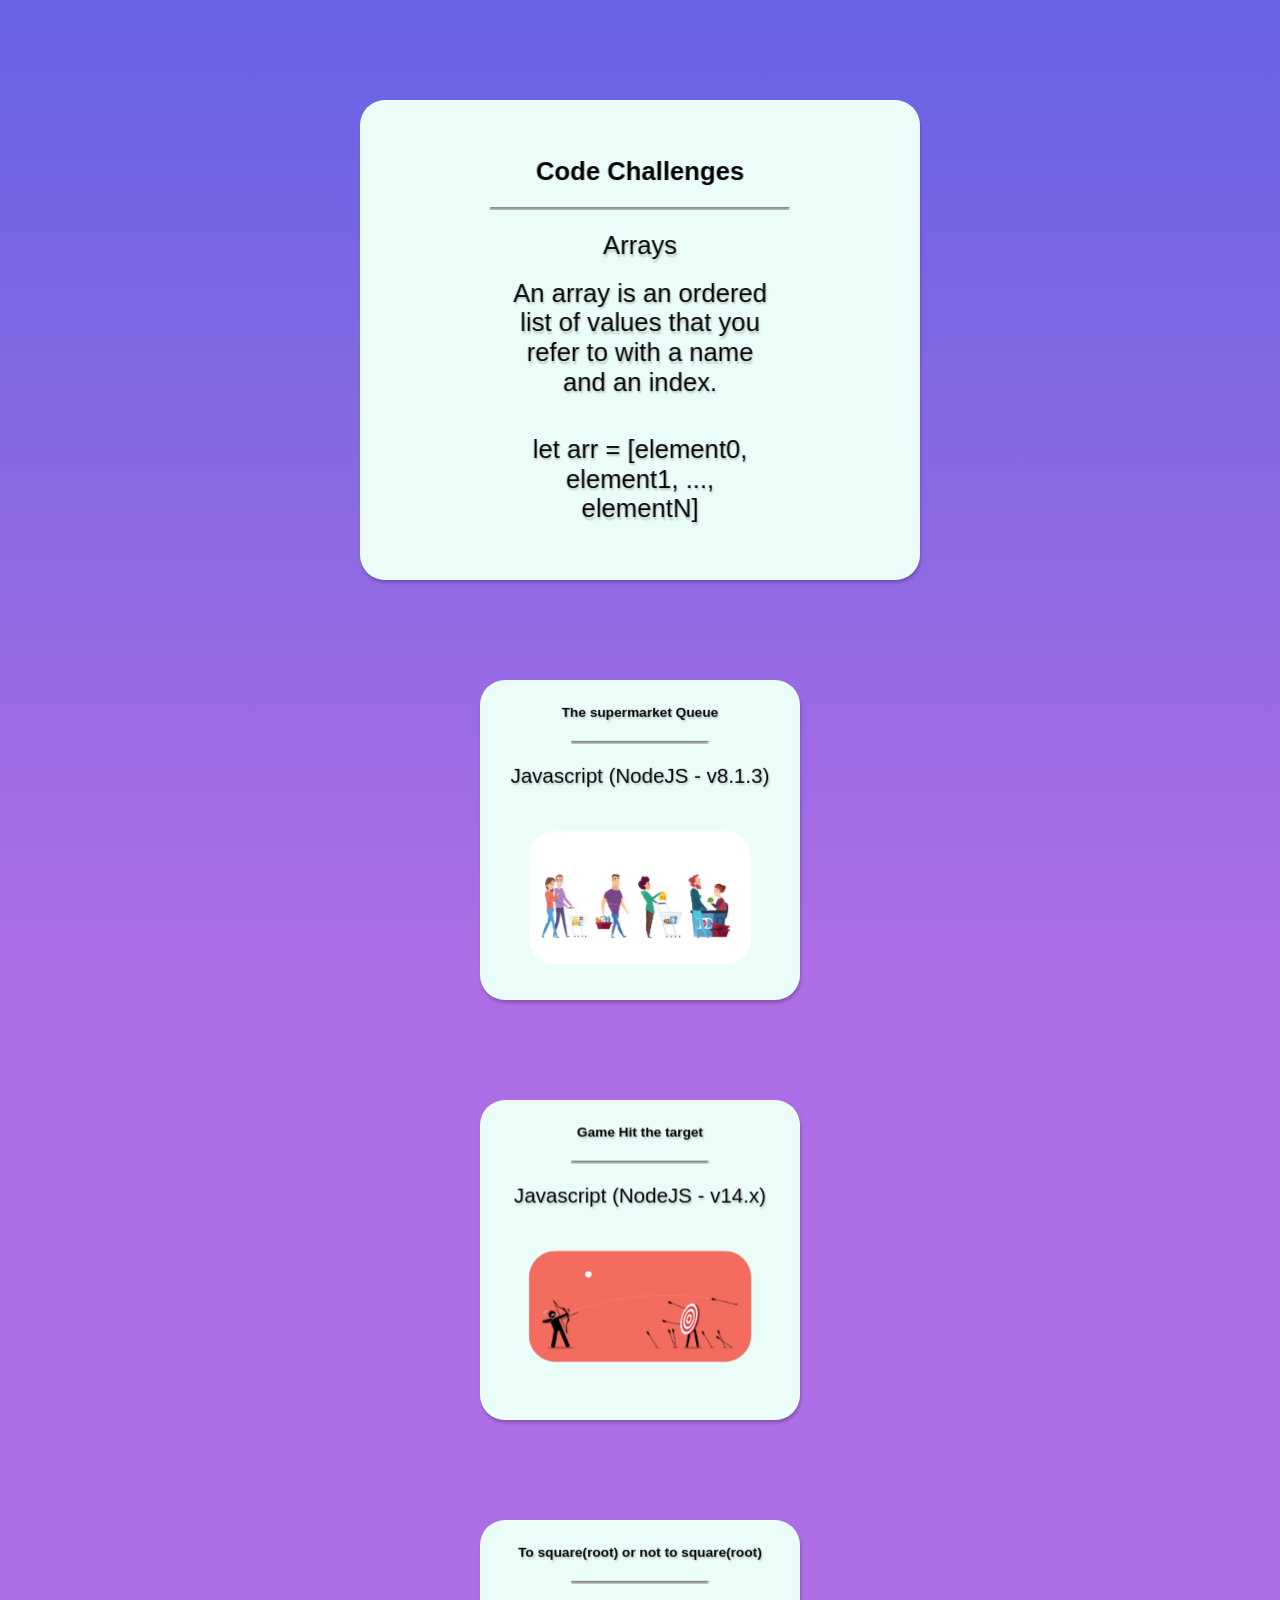
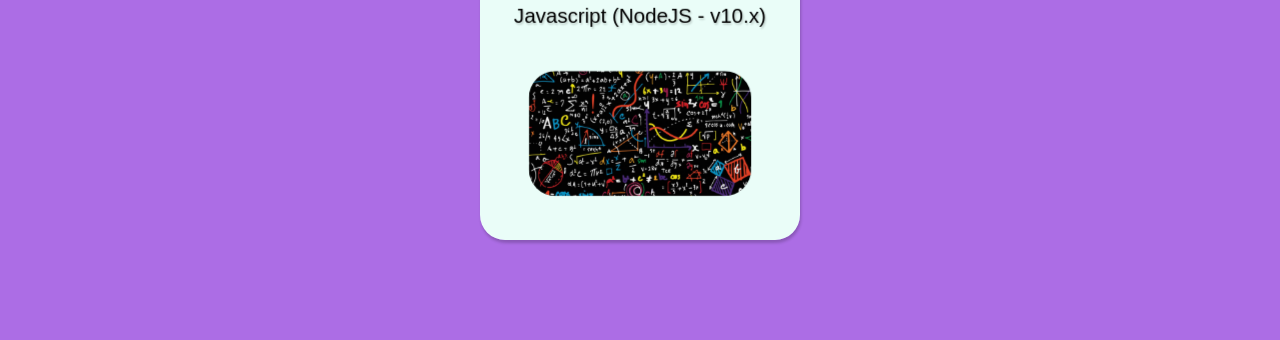
<file: index.html>
<!DOCTYPE html>
<html lang="en">
<head>
    <meta charset="UTF-8">
    <meta name="viewport" content="width=device-width, initial-scale=1.0">
    <meta name="description" content="Algorithms to solve specific problems">
    <title>Arrays</title>
    <link rel="stylesheet" href="CSS/styles.css">
</head>
<body>

<div class="cards-wrapper">
    <div class="card-container">
        <div class="card main">
            <div class="card-contents card-front main">
                <div class="card-depth">
                    <h1>Code Challenges</h1>
                    <hr>
                    <p>Arrays</p>
                    <p>An array is an ordered list of values that you refer to with a name and an index.</p>
                    <br>
                    <p>let arr = [element0, element1, ..., elementN]</p>
                </div>
            </div>
            <div class="card-contents card-back main">
                <div class="card-depth">
                    <h1>Instructions for the challenges</h1>
                    <hr>
                    <p>1.-Subscribe to <a href="https://codewars.com" id="codewars-1" target="_blank">codewars.com</a></p>
                    <p>2.-Click on "Copy code" from the backpart of any card below</p>
                    <p>3.-Visit the codewars link on the back of the challenge card</p>
                    <p>4.-Erase everything at the "Solution" section in codewars.com</p>
                    <p>5.-Paste the code at the "Solution" section</p>
                </div>
            </div>
        </div>
    </div>
</div>


<div class="cards-wrapper">
    <div class="card-container item">
        <div class="card item">
            <div class="card-contents card-front item">
                <div class="card-depth item">
                    <h2>The supermarket Queue</h2>
                    <hr>
                    <p>Javascript (NodeJS - v8.1.3)</p>
                    <div class="project-image"><img src="media/images/supermarketq.webp" alt="Supermarket Queue"></div>


                </div>
            </div>
            <div class="card-contents card-back item">
                <div class="card-depth item">
                    <h2>There is a queue for the self-checkout tills at the supermarket. Your task is write a function
                        to calculate the total time required for all the customers to check out!</h2>
                    <hr>
                    <p><a href="https://www.codewars.com/kata/57b06f90e298a7b53d000a86"  id="codewars-2" target="_blank">https://www.codewars.com<br>/kata/57b06f90e298a7b53d000a86</a>
                    </p>
                    <button class="button-grow" id="buttoncode1">Copy code</button>
                    <p class="code" id="code1">
                        // My solution - by Brian David Garcia Manzanarez
                        let isFirstRunFlag = false
                        let noMoreCustomersFlag = false
                        let fastestNextCustomer = ""
                        let totalTimeSpend = 0
                        function queueTime(customers, n) {
                        if (n === 1) {
                        return customers.reduce((sum, element) => sum + element, 0)
                        } else if (n >= customers.length) {
                        customers.sort((a, b) => b - a);
                        return customers[0]
                        } else {
                        //Set arrays for customers (2 different ones, one that refers to the customers in tills and the
                        other one referring to the customers waiting in line)
                        let customersTills = [];
                        customersTills.push(customers.slice(0, n))
                        let customersTillsFinalArray = customersTills.reduce((acc, val) => acc.concat(val), [])
                        let customersWaitingInLine = [];
                        customersWaitingInLine.push(customers.slice(n, customers.length))
                        let customersWaitingInLineFinalArray = customersWaitingInLine.reduce((acc, val) =>
                        acc.concat(val), [])
                        let newArray = [];
                        //The next function is where the magic happens
                        let supermarketTill = (CustomerTillPaymentLine) => {
                        //Orders the array, so I can access to the first value (the lower one)
                        let correctOrder = CustomerTillPaymentLine.sort((a, b) => a - b);
                        //If it's the fist time you access here, It saves the lower value at fastestNextCustomer
                        //If the Till has been updated, adds the next lower value to tw previous one (updating the time
                        needed to finish the line)
                        if (isFirstRunFlag === false) {
                        fastestNextCustomer = correctOrder[0];
                        totalTimeSpend += fastestNextCustomer;
                        }
                        //Subtract one number from each element of the customers at tills array (simulating the time
                        spending for they to pay)
                        newArray = CustomerTillPaymentLine.map(function (item) {
                        return item -= 1
                        });
                        //If there's no more clients waiting in line and every customer on till has finished, it
                        finishes the function, returning the final answer
                        if (customersWaitingInLineFinalArray.length === 0 && newArray.every((item) => item === 0)) {
                        return totalTimeSpend;
                        }
                        //Change this, so you can't modify the variable totalTimeSpend unless it exist a zero on the
                        till
                        isFirstRunFlag = true
                        //Set the conditions to detect if there's one zero or if every client in the tills has a zero as
                        value
                        //(Letting know if they finished there time, and need to be replaced)
                        let isThereAZero = newArray.some(item => item === 0)
                        let noneIsZero = newArray.every(item => item !== 0)
                        //If none of them iz zero just continue subtracting numbers
                        if (noneIsZero) {
                        supermarketTill(newArray)
                        }
                        //If theres a zero:
                        if (isThereAZero) {
                        //Deletes all the zeros in the array
                        newArray = newArray.filter((item) => item > 0)
                        //Add the next client in line to the till, until all the available tills are covered
                        //and deletes the client from the waiting line array
                        let addItem = () => {
                        if (newArray.length < n && customersWaitingInLineFinalArray.length > 0) {
                        newArray.push(customersWaitingInLineFinalArray[0])
                        customersWaitingInLineFinalArray.splice(0, 1)
                        addItem()
                        //You change this so the next lower value in the till can be saved at the variable
                        totalTimeSpend (because it's going to access to that part)
                        isFirstRunFlag = false
                        }
                        //If there's no more clients waiting in line, it adds the higher number remaining in the till
                        //to the total time spend (final answer)
                        if (customersWaitingInLineFinalArray.length === 0 && !noMoreCustomersFlag) {
                        //It's important to change the flag to true, because the next time doesn't access here
                        noMoreCustomersFlag = true
                        totalTimeSpend += Math.max(...newArray)
                        return totalTimeSpend
                        }
                        }
                        addItem()
                        //If there is more clients in line, this happens (this is the original state of this variable)
                        if (!noMoreCustomersFlag) {
                        supermarketTill(newArray)
                        }
                        }
                        }
                        supermarketTill(customersTillsFinalArray)
                        //At the end it changes all the values to the original ones to repeat the process with the next
                        test.
                        isFirstRunFlag = false
                        noMoreCustomersFlag = false
                        let finalElement = totalTimeSpend
                        totalTimeSpend = 0
                        //Returns the final answer
                        return finalElement
                        }
                        }
                    </p>
                    <a href="code1.html" target="_blank" id="code-1">View Code</a>
                </div>
            </div>
        </div>
    </div>
</div>
<div class="cards-wrapper">
    <div class="card-container">
        <div class="card">
            <div class="card-contents card-front item">
                <div class="card-depth item">
                    <h2>Game Hit the target</h2>
                    <hr>
                    <p>Javascript (NodeJS - v14.x)</p>
                    <div class="project-image"><img src="media/images/target.webp" alt="Target game"></div>
                </div>
            </div>
            <div class="card-contents card-back item">
                <div class="card-depth item">
                    <h2>Given a matrix n x n (2-7), determine if the arrow is directed to the target (x).
                        There will be only 1 arrow '>' and 1 target 'x'
                        An empty spot will be denoted by a space " ", the target with a cross "x", and the scope
                        ">"</h2>
                    <hr>
                    <p><a href="https://www.codewars.com/kata/5ffc226ce1666a002bf023d2" id="codewars-3" target="_blank">https://www.codewars.com<br>/kata/5ffc226ce1666a002bf023d2</a>
                    </p>
                    <button class="button-grow" id="buttoncode2">Copy code</button>
                    <p class="code" id="code2">
                        const solution = mtrx => {
                        if(mtrx.some(item => item.includes(">") && item.includes("x") )) {
                        let arrayWanted = mtrx.find(i => i.includes(">"))
                        let upPosition = arrayWanted.findIndex(j => j === ">")
                        let xPosition = arrayWanted.findIndex(k => k === "x")
                        if (upPosition < xPosition) {
                        return true
                        } else {
                        return false
                        }
                        } else {
                        return false}
                        }
                    </p>
                    <a href="code2.html" target="_blank" id="code-2">View Code</a>
                </div>
            </div>
        </div>
    </div>
</div>
<div class="cards-wrapper">
    <div class="card-container">
        <div class="card">
            <div class="card-contents card-front item">
                <div class="card-depth item">
                    <h2>To square(root) or not to square(root)</h2>
                    <hr>
                    <p>Javascript (NodeJS - v10.x)</p>
                    <div class="project-image"><img src="media/images/math.webp" alt="Math image" class="special-image"></div>
                </div>
            </div>
            <div class="card-contents card-back items ">
                <div class="card-depth items">
                    <h2 class="smaller">Write a method, that will get an integer array as parameter and will process every number from
                        this array.
                        Return a new array with processing every number of the input-array like this:
                        If the number has an integer square root, take this, otherwise square the number.</h2>
                    <hr>
                    <p><a href="https://www.codewars.com/kata/57f6ad55cca6e045d2000627" id="codewars-4" target="_blank">https://www.codewars.com<br>/kata/57f6ad55cca6e045d2000627</a>
                    </p>
                    <button class="button-grow" id="buttoncode3">Copy code</button>
                    <p class="code" id="code3">
                        function squareOrSquareRoot(array) {
                        let answer = []
                        array.forEach (
                        function(item){
                        if(Number.isInteger(Math.sqrt(item))) {
                        answer.push(Math.sqrt(item))
                        } else {
                        answer.push(item**2)
                        }
                        })
                        return answer;
                        }
                    </p>
                    <a href="code3.html" target="_blank" id="code-3">View Code</a>
                </div>
            </div>
        </div>
    </div>
</div>

<script src="script.js"></script>
</body>
</html>
</file>
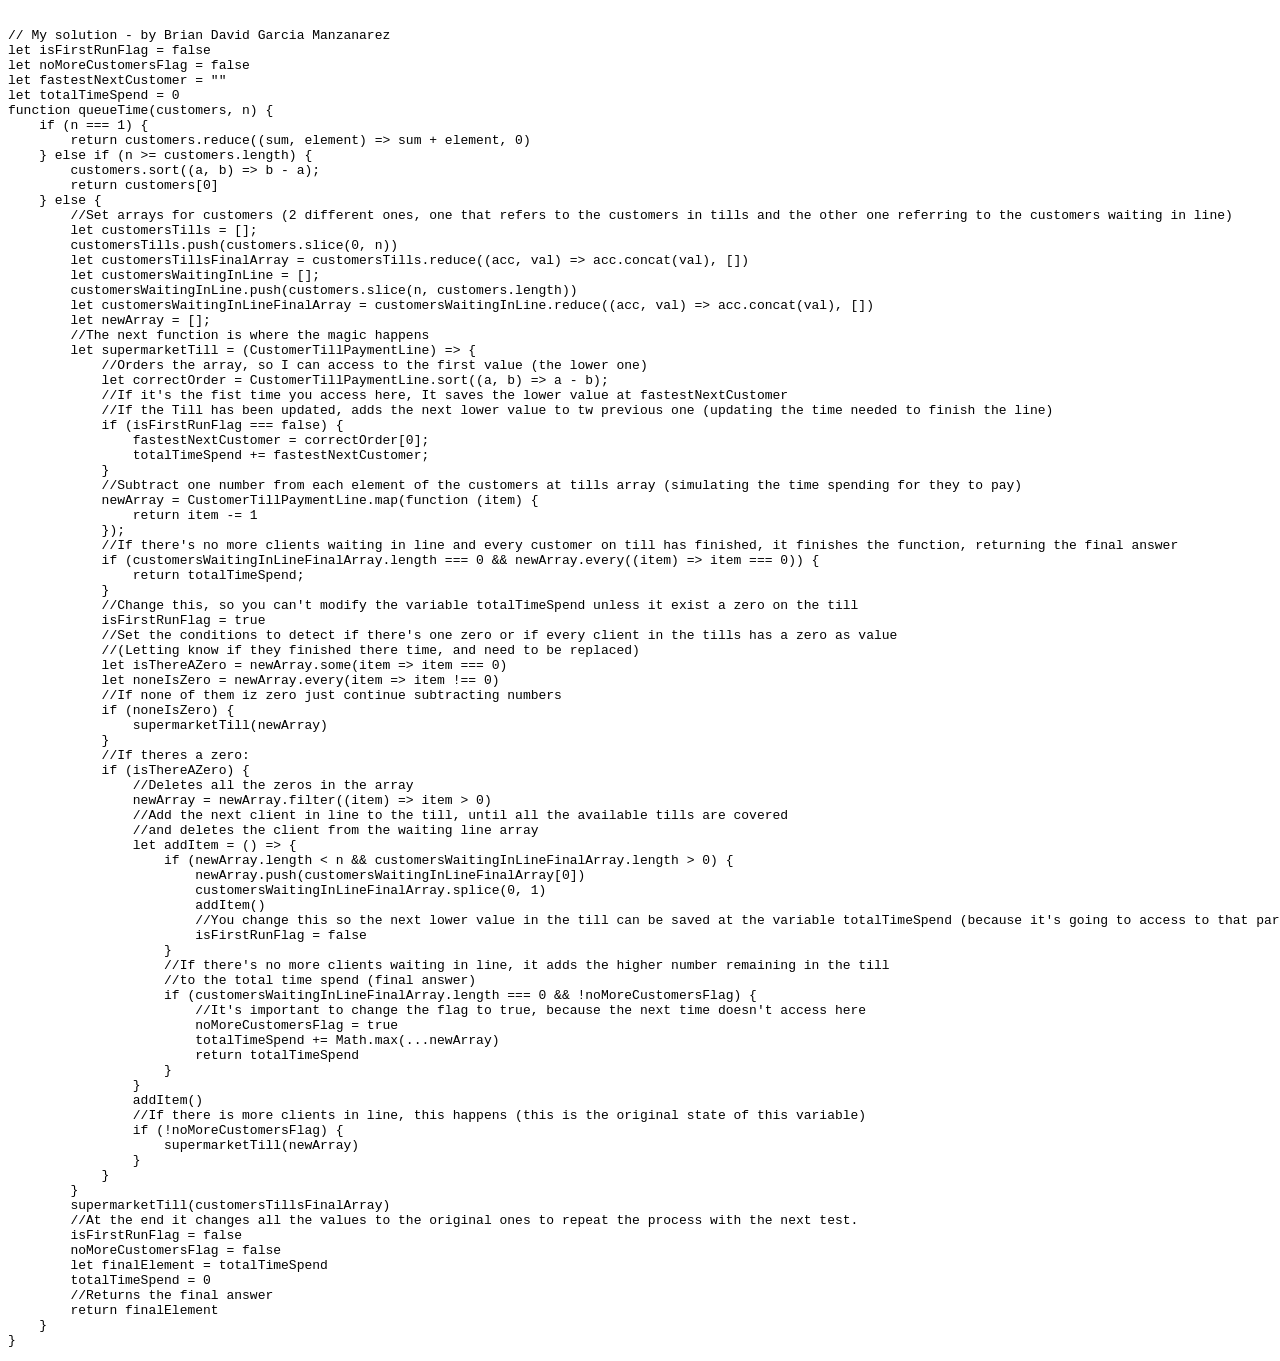
<file: code1.html>
<!DOCTYPE html>
<html lang="en">
<head>
    <meta charset="UTF-8">
    <title>Code1</title>
</head>
<body>
<pre><p><code>
// My solution - by Brian David Garcia Manzanarez
let isFirstRunFlag = false
let noMoreCustomersFlag = false
let fastestNextCustomer = ""
let totalTimeSpend = 0
function queueTime(customers, n) {
    if (n === 1) {
        return customers.reduce((sum, element) => sum + element, 0)
    } else if (n >= customers.length) {
        customers.sort((a, b) => b - a);
        return customers[0]
    } else {
        //Set arrays for customers (2 different ones, one that refers to the customers in tills and the other one referring to the customers waiting in line)
        let customersTills = [];
        customersTills.push(customers.slice(0, n))
        let customersTillsFinalArray = customersTills.reduce((acc, val) => acc.concat(val), [])
        let customersWaitingInLine = [];
        customersWaitingInLine.push(customers.slice(n, customers.length))
        let customersWaitingInLineFinalArray = customersWaitingInLine.reduce((acc, val) => acc.concat(val), [])
        let newArray = [];
        //The next function is where the magic happens
        let supermarketTill = (CustomerTillPaymentLine) => {
            //Orders the array, so I can access to the first value (the lower one)
            let correctOrder = CustomerTillPaymentLine.sort((a, b) => a - b);
            //If it's the fist time you access here, It saves the lower value at fastestNextCustomer
            //If the Till has been updated, adds the next lower value to tw previous one (updating the time needed to finish the line)
            if (isFirstRunFlag === false) {
                fastestNextCustomer = correctOrder[0];
                totalTimeSpend += fastestNextCustomer;
            }
            //Subtract one number from each element of the customers at tills array (simulating the time spending for they to pay)
            newArray = CustomerTillPaymentLine.map(function (item) {
                return item -= 1
            });
            //If there's no more clients waiting in line and every customer on till has finished, it finishes the function, returning the final answer
            if (customersWaitingInLineFinalArray.length === 0 && newArray.every((item) => item === 0)) {
                return totalTimeSpend;
            }
            //Change this, so you can't modify the variable totalTimeSpend unless it exist a zero on the till
            isFirstRunFlag = true
            //Set the conditions to detect if there's one zero or if every client in the tills has a zero as value
            //(Letting know if they finished there time, and need to be replaced)
            let isThereAZero = newArray.some(item => item === 0)
            let noneIsZero = newArray.every(item => item !== 0)
            //If none of them iz zero just continue subtracting numbers
            if (noneIsZero) {
                supermarketTill(newArray)
            }
            //If theres a zero:
            if (isThereAZero) {
                //Deletes all the zeros in the array
                newArray = newArray.filter((item) => item > 0)
                //Add the next client in line to the till, until all the available tills are covered
                //and deletes the client from the waiting line array
                let addItem = () => {
                    if (newArray.length < n && customersWaitingInLineFinalArray.length > 0) {
                        newArray.push(customersWaitingInLineFinalArray[0])
                        customersWaitingInLineFinalArray.splice(0, 1)
                        addItem()
                        //You change this so the next lower value in the till can be saved at the variable totalTimeSpend (because it's going to access to that part)
                        isFirstRunFlag = false
                    }
                    //If there's no more clients waiting in line, it adds the higher number remaining in the till
                    //to the total time spend (final answer)
                    if (customersWaitingInLineFinalArray.length === 0 && !noMoreCustomersFlag) {
                        //It's important to change the flag to true, because the next time doesn't access here
                        noMoreCustomersFlag = true
                        totalTimeSpend += Math.max(...newArray)
                        return totalTimeSpend
                    }
                }
                addItem()
                //If there is more clients in line, this happens (this is the original state of this variable)
                if (!noMoreCustomersFlag) {
                    supermarketTill(newArray)
                }
            }
        }
        supermarketTill(customersTillsFinalArray)
        //At the end it changes all the values to the original ones to repeat the process with the next test.
        isFirstRunFlag = false
        noMoreCustomersFlag = false
        let finalElement = totalTimeSpend
        totalTimeSpend = 0
        //Returns the final answer
        return finalElement
    }
}
</code></p></pre>
</body>
</html>
</file>
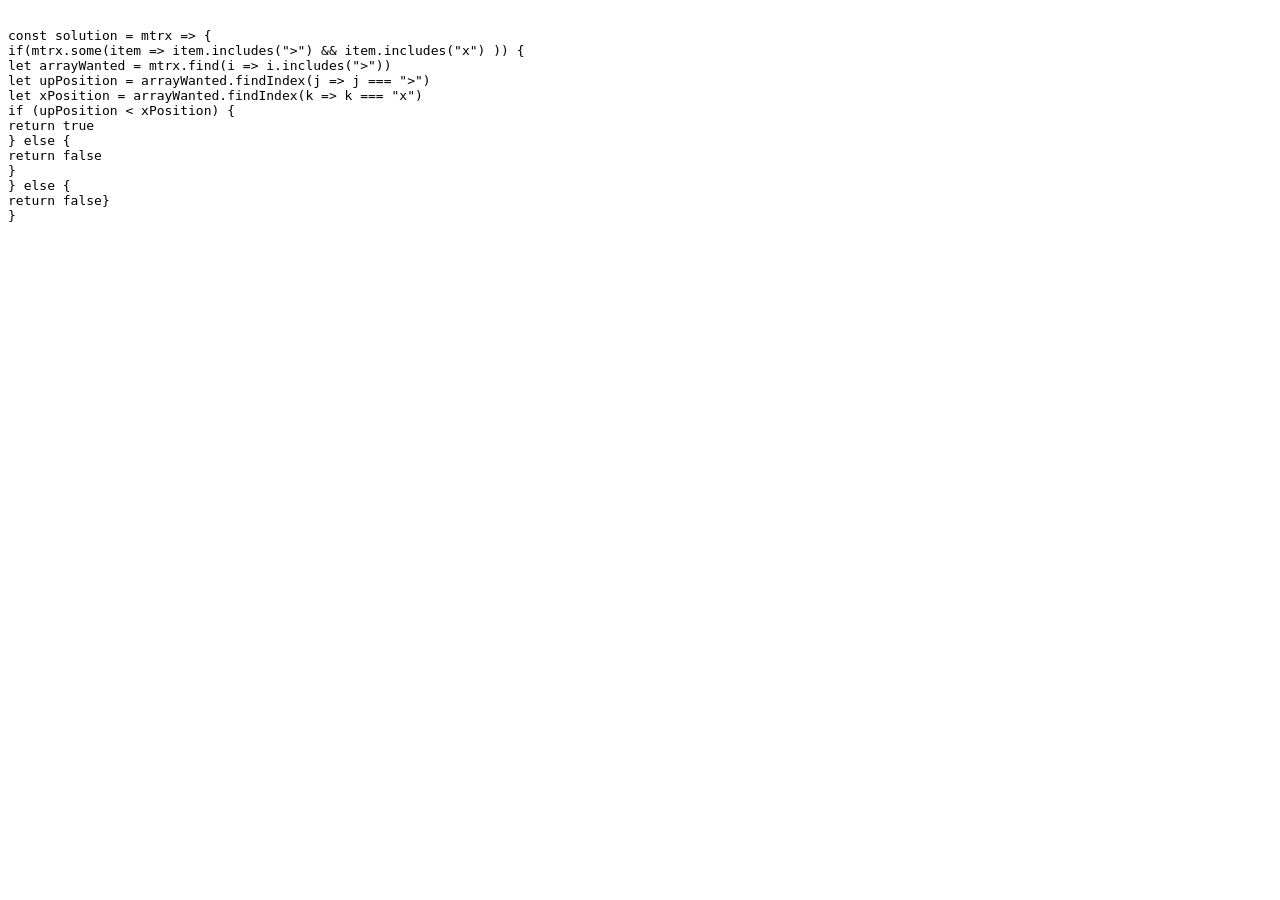
<file: code2.html>
<!DOCTYPE html>
<html lang="en">
<head>
    <meta charset="UTF-8">
    <title>Code2</title>
</head>
<body>
<pre><p><code>
const solution = mtrx => {
if(mtrx.some(item => item.includes(">") && item.includes("x") )) {
let arrayWanted = mtrx.find(i => i.includes(">"))
let upPosition = arrayWanted.findIndex(j => j === ">")
let xPosition = arrayWanted.findIndex(k => k === "x")
if (upPosition < xPosition) {
return true
} else {
return false
}
} else {
return false}
}
</code></p></pre>
</body>
</html>
</file>
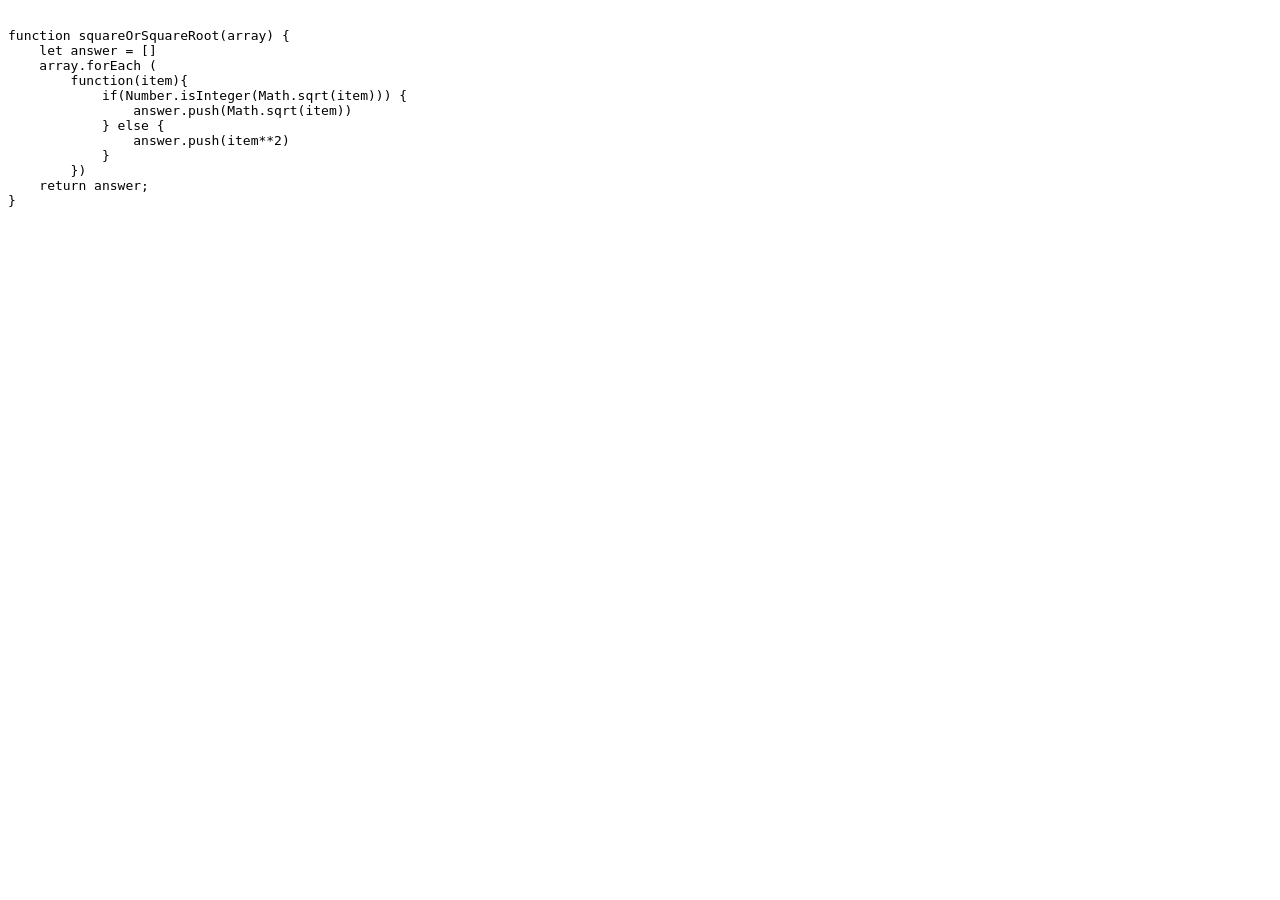
<file: code3.html>
<!DOCTYPE html>
<html lang="en">
<head>
    <meta charset="UTF-8">
    <title>Code3</title>
</head>
<body>
<pre><p><code>
function squareOrSquareRoot(array) {
    let answer = []
    array.forEach (
        function(item){
            if(Number.isInteger(Math.sqrt(item))) {
                answer.push(Math.sqrt(item))
            } else {
                answer.push(item**2)
            }
        })
    return answer;
}
</code></p></pre>
</body>
</html>
</file>
<file: CSS/styles.css>
*, *::before, *::after {
  box-sizing: border-box;
}

html {
  scroll-behavior: smooth;
}

body {
  margin: 0;
  padding: 0;
  overflow-x: hidden;
  width: 34rem;
}
@media (min-width: 550px) {
  body {
    width: 100vw;
  }
}

a {
  text-decoration: none;
}

img {
  width: 100%;
}

li {
  list-style: none;
}

:root {
  --color-main: #8766e5;
  --color-secondary: #EAFDF8;
  --color-terciary: #F7AF9D;
  --color-darker: #1F1300;
}

.cards-wrapper {
  margin-top: 100px;
  margin-bottom: 100px;
}

.card-container {
  perspective: 1200px;
}

.card-contents {
  width: 20rem;
  height: 20rem;
  border-radius: 25px;
  display: flex;
  justify-content: center;
  align-items: center;
  flex-direction: column;
  text-align: center;
  position: absolute;
  top: 0;
  left: 0;
  backface-visibility: hidden;
}
.card-contents h2, .card-contents p {
  text-shadow: 1px 2px 2px rgba(0, 0, 0, 0.2);
}
.card-contents h2 {
  font-size: 3em;
  margin: 0 auto;
}
.card-contents hr {
  width: 50%;
  margin: 20px auto;
  background-color: black;
}
.card-contents p {
  margin: 0 auto;
}
.card-contents.item {
  justify-content: flex-start;
}
.card-contents h2 {
  font-size: 0.8rem;
  width: 16rem;
}
.card-contents h2.smaller {
  font-size: 0.7rem;
}
.card-contents.card-back p {
  margin-bottom: 0.8rem;
  font-size: 1rem;
  max-width: 25rem;
  width: 16rem;
}
.card-contents p {
  font-size: 1.2rem;
  margin-bottom: 4rem;
}
.card-contents.main p {
  margin-bottom: 1rem;
}

.card {
  margin: 0 auto;
  height: 20rem;
  width: 20rem;
  max-width: 80%;
  position: relative;
  border-radius: 25px;
  transition: all 1s ease;
  transform-style: preserve-3d;
  box-shadow: 1px 3px 3px rgba(0, 0, 0, 0.2);
}
.card .main h1 {
  font-size: 1.5rem;
  width: 35rem;
}
.card .main p {
  font-size: 1.5rem;
  display: block;
  width: 15rem;
}

.rotated {
  transform: rotateY(-180deg);
}

.card-contents.card-back.main p {
  font-size: 1rem;
}

.card-contents.card-back h1 {
  font-size: 1rem;
  width: 25rem;
  position: relative;
  left: 5rem;
}

.card-depth {
  transform: translateZ(100px) scale(0.98);
  perspective: inherit;
}
.card-depth.item {
  position: relative;
  top: 2rem;
}

.card-front {
  background-color: var(--color-secondary);
  transform-style: preserve-3d;
}

.card-back {
  transform: rotateY(180deg);
  background-color: var(--color-terciary);
  transform-style: preserve-3d;
}

.main {
  min-width: 20rem;
  min-height: 35rem;
}
@media (min-width: 425px) {
  .main {
    min-width: 30rem;
    min-height: 25rem;
  }
}
@media (min-width: 768px) {
  .main {
    min-width: 35rem;
    min-height: 30rem;
  }
}
@media (min-width: 2000px) {
  .main {
    min-width: 70rem;
    min-height: 45rem;
  }
}
.main .card-back {
  text-align: left;
}

.project-image {
  width: 13rem;
  position: relative;
  top: -3rem;
}
.project-image img {
  border-radius: 25px;
  margin: 1.5rem;
}

.code {
  display: none;
}

.button-grow {
  width: 10rem;
  height: 4rem;
  display: block;
  margin: 0 auto 1rem;
  color: var(--color-darker);
  background-color: transparent;
  border: 1px solid var(--color-darker);
  border-radius: 4px;
  padding: 0 16px;
  cursor: pointer;
  transition: all 0.3s ease-in-out;
}

.button-grow:hover {
  transform: scale(1.2);
}

body {
  background: linear-gradient(0deg, #ac6de5 0%, #ac6de5 50%, #6764e4 100%);
}

h1, h2, h3, h4, p {
  color: black;
  font-family: Arial, sans-serif;
}

/*# sourceMappingURL=styles.css.map */
</file>
